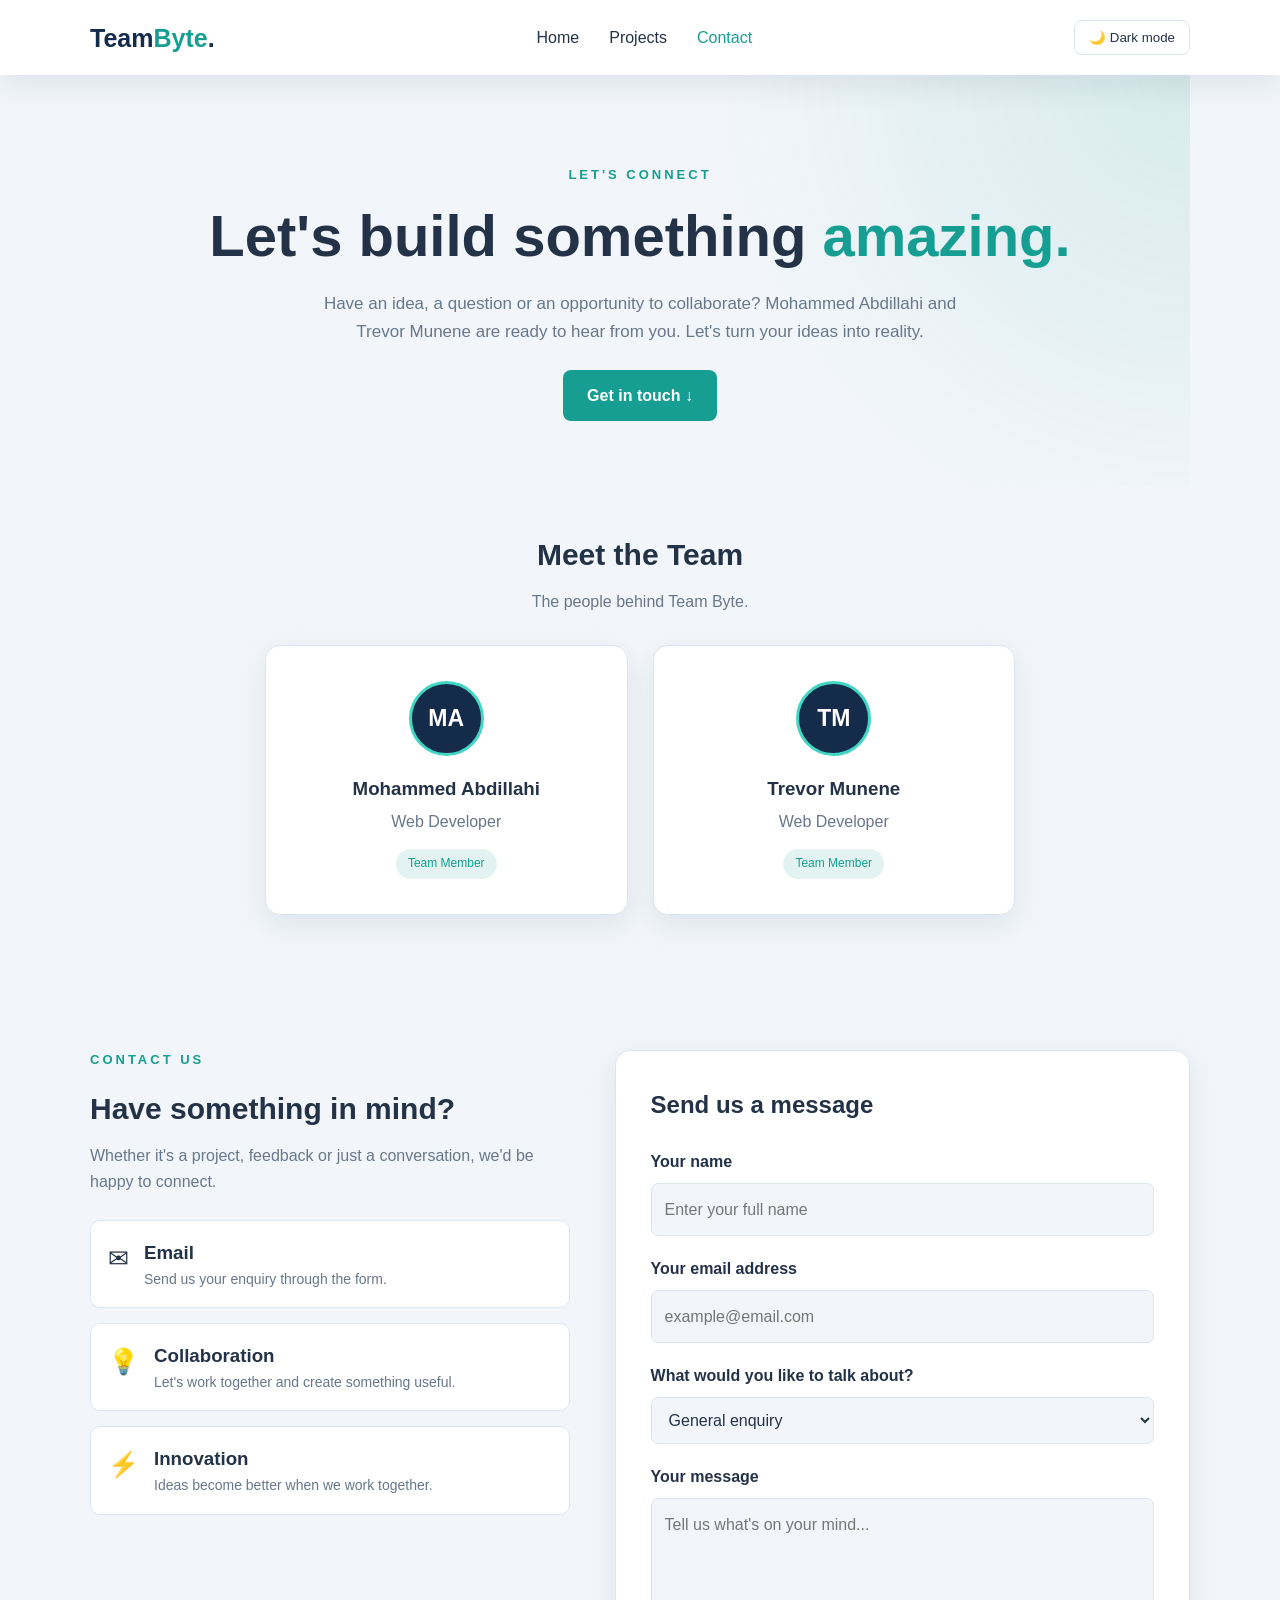
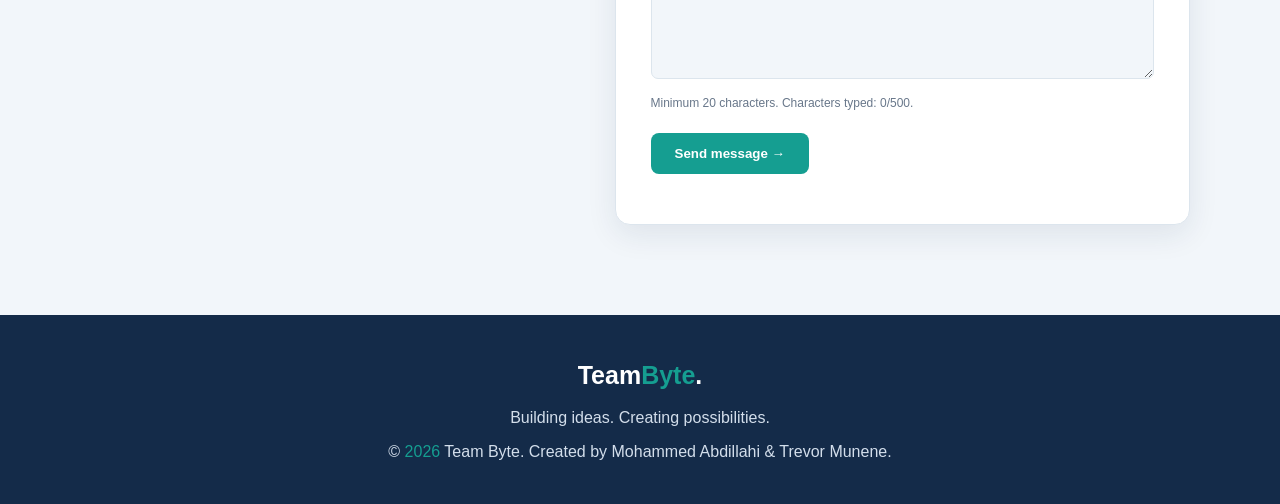
<file: index.html>
<!doctype html>
<html lang="en">
<head>
  <meta charset="UTF-8" />
  <meta name="viewport" content="width=device-width, initial-scale=1.0" />
  <meta name="description" content="Contact Mohammed Abdillahi and Trevor Munene of Team Byte." />

  <title>Contact | Team Byte</title>

  <link rel="stylesheet" href="css/styles.css" />
  <script src="js/script.js" defer></script>
</head>

<body>

<a class="skip-link" href="#main">Skip to main content</a>

<header class="site-header">
  <div class="container header-inner">

    <a class="logo" href="index.html">Team<span>Byte</span>.</a>

    <button class="nav-toggle" type="button"
      aria-expanded="false" aria-controls="site-nav">
      Menu
    </button>

    <nav id="site-nav" class="site-nav" aria-label="Main">
      <ul>
        <li><a href="index.html">Home</a></li>
        <li><a href="project.html">Projects</a></li>
        <li><a href="contact.html" aria-current="page">Contact</a></li>
      </ul>
    </nav>

    <button class="theme-toggle" type="button" aria-pressed="false">
      🌙 Dark mode
    </button>

  </div>
</header>

<main id="main" class="container">

  <section class="page-header reveal">
    <p class="eyebrow">LET'S CONNECT</p>

    <h1>Let's build something <span>amazing.</span></h1>

    <p class="lead">
      Have an idea, a question or an opportunity to collaborate?
      Mohammed Abdillahi and Trevor Munene are ready to hear from you.
      Let's turn your ideas into reality.
    </p>

    <a href="#contact-form" class="button">Get in touch ↓</a>
  </section>

  <section class="team-section reveal">

    <h2>Meet the Team</h2>
    <p class="section-description">
      The people behind Team Byte.
    </p>

    <div class="team-grid">

      <article class="team-card">
        <div class="avatar">MA</div>
        <h3>Mohammed Abdillahi</h3>
        <p>Web Developer</p>
        <span class="team-label">Team Member</span>
      </article>

      <article class="team-card">
        <div class="avatar">TM</div>
        <h3>Trevor Munene</h3>
        <p>Web Developer</p>
        <span class="team-label">Team Member</span>
      </article>

    </div>
  </section>

  <section class="contact-section reveal">

    <div class="contact-info">
      <p class="eyebrow">CONTACT US</p>
      <h2>Have something in mind?</h2>

      <p>
        Whether it's a project, feedback or just a conversation,
        we'd be happy to connect.
      </p>

      <div class="info-card">
        <span>✉</span>
        <div>
          <h3>Email</h3>
          <p>Send us your enquiry through the form.</p>
        </div>
      </div>

      <div class="info-card">
        <span>💡</span>
        <div>
          <h3>Collaboration</h3>
          <p>Let's work together and create something useful.</p>
        </div>
      </div>

      <div class="info-card">
        <span>⚡</span>
        <div>
          <h3>Innovation</h3>
          <p>Ideas become better when we work together.</p>
        </div>
      </div>

    </div>

    <form id="contact-form" class="contact-form" novalidate>

      <h2>Send us a message</h2>

      <div class="field">
        <label for="name">Your name</label>
        <input
          type="text"
          id="name"
          name="name"
          placeholder="Enter your full name"
          autocomplete="name"
          required
          aria-describedby="name-error"
        />
        <p class="error" id="name-error"></p>
      </div>

      <div class="field">
        <label for="email">Your email address</label>
        <input
          type="email"
          id="email"
          name="email"
          placeholder="example@email.com"
          autocomplete="email"
          required
          aria-describedby="email-error"
        />
        <p class="error" id="email-error"></p>
      </div>

      <div class="field">
        <label for="topic">What would you like to talk about?</label>
        <select id="topic" name="topic">
          <option value="general">General enquiry</option>
          <option value="collaboration">Project collaboration</option>
          <option value="feedback">Website feedback</option>
        </select>
      </div>

      <div class="field">
        <label for="message">Your message</label>

        <textarea
          id="message"
          name="message"
          rows="6"
          placeholder="Tell us what's on your mind..."
          required
          minlength="20"
          maxlength="500"
          aria-describedby="message-hint message-error"
        ></textarea>

        <p class="hint" id="message-hint">
          Minimum 20 characters.
          Characters typed:
          <span id="char-count">0</span>/500.
        </p>

        <p class="error" id="message-error"></p>
      </div>

      <button class="button submit-button" type="submit">
        Send message →
      </button>

      <p id="form-status" class="form-status" role="status"></p>

    </form>

  </section>

</main>

<button id="back-to-top" aria-label="Back to top" title="Back to top">
  ↑
</button>

<footer class="site-footer">
  <div class="container">
    <h3>Team<span>Byte</span>.</h3>

    <p>
      Building ideas. Creating possibilities.
    </p>

    <p>
      © <span id="year">2026</span> Team Byte.
      Created by Mohammed Abdillahi & Trevor Munene.
    </p>
  </div>
</footer>

</body>
</html>
</file>
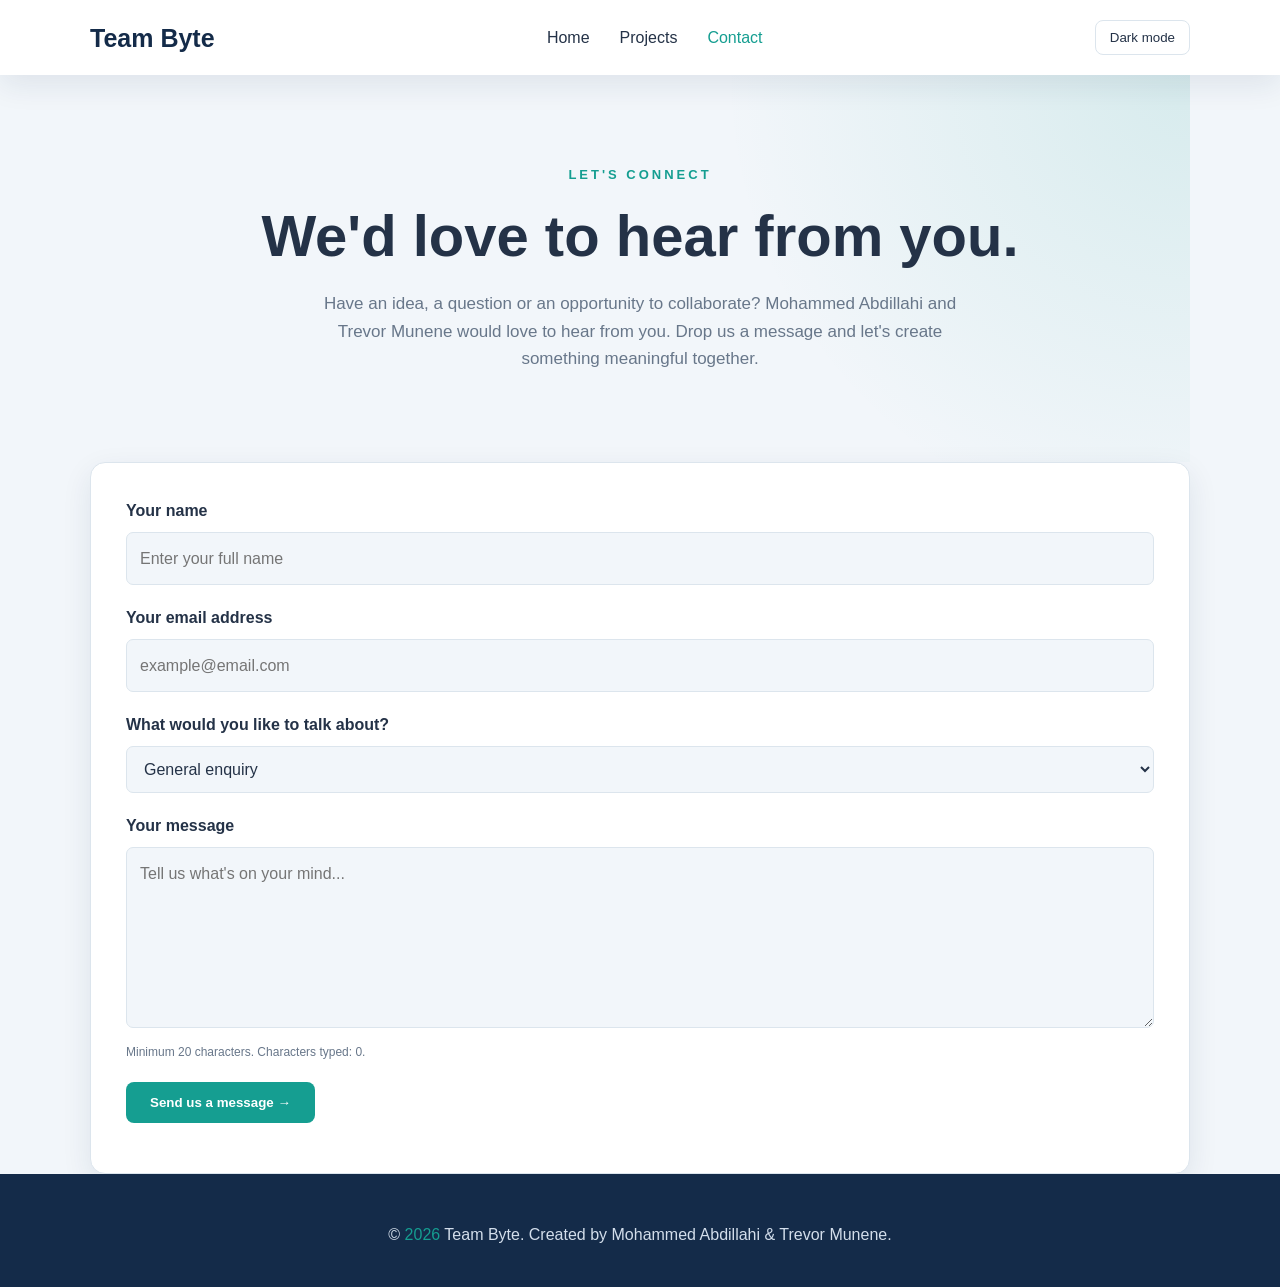
<file: contact.html>
<!doctype html>
<html lang="en">
  <head>
    <meta charset="UTF-8" />
    <meta name="viewport" content="width=device-width, initial-scale=1.0" />
    <meta
      name="description"
      content="Get in touch with Mohammed Abdillahi and Trevor Munene of Team Byte."
    />
    <title>Contact | Team Byte</title>
    <link rel="stylesheet" href="css/styles.css" />
    <script src="js/script.js" defer></script>
  </head>

  <body>
    <a class="skip-link" href="#main">Skip to main content</a>

    <header class="site-header">
      <div class="container header-inner">
        <a class="logo" href="index.html">Team Byte</a>

        <button
          class="nav-toggle"
          type="button"
          aria-expanded="false"
          aria-controls="site-nav"
        >
          Menu
        </button>

        <nav id="site-nav" class="site-nav" aria-label="Main">
          <ul>
            <li><a href="index.html">Home</a></li>
            <li><a href="project.html">Projects</a></li>
            <li><a href="contact.html" aria-current="page">Contact</a></li>
          </ul>
        </nav>

        <button class="theme-toggle" type="button" aria-pressed="false">
          Dark mode
        </button>
      </div>
    </header>

    <main id="main" class="container">
      <header class="page-header">
        <p class="eyebrow">LET'S CONNECT</p>
        <h1>We'd love to hear from you.</h1>
        <p class="lead">
          Have an idea, a question or an opportunity to collaborate?
          Mohammed Abdillahi and Trevor Munene would love to hear from you.
          Drop us a message and let's create something meaningful together.
        </p>
      </header>

      <form id="contact-form" class="contact-form" novalidate>

        <div class="field">
          <label for="name">Your name</label>
          <input
            type="text"
            id="name"
            name="name"
            placeholder="Enter your full name"
            autocomplete="name"
            required
            aria-describedby="name-error"
          />
          <p class="error" id="name-error"></p>
        </div>

        <div class="field">
          <label for="email">Your email address</label>
          <input
            type="email"
            id="email"
            name="email"
            placeholder="example@email.com"
            autocomplete="email"
            required
            aria-describedby="email-error"
          />
          <p class="error" id="email-error"></p>
        </div>

        <div class="field">
          <label for="topic">What would you like to talk about?</label>
          <select id="topic" name="topic">
            <option value="general">General enquiry</option>
            <option value="collaboration">Project collaboration</option>
            <option value="feedback">Website feedback</option>
          </select>
        </div>

        <div class="field">
          <label for="message">Your message</label>
          <textarea
            id="message"
            name="message"
            rows="6"
            placeholder="Tell us what's on your mind..."
            required
            minlength="20"
            aria-describedby="message-hint message-error"
          ></textarea>

          <p class="hint" id="message-hint">
            Minimum 20 characters.
            Characters typed:
            <span id="char-count">0</span>.
          </p>

          <p class="error" id="message-error"></p>
        </div>

        <button class="button" type="submit">
          Send us a message →
        </button>

        <p id="form-status" class="form-status" role="status"></p>
      </form>
    </main>

    <footer class="site-footer">
      <div class="container">
        <p>
          © <span id="year">2026</span> Team Byte.
          Created by Mohammed Abdillahi & Trevor Munene.
        </p>
      </div>
    </footer>
  </body>
</html>
</file>
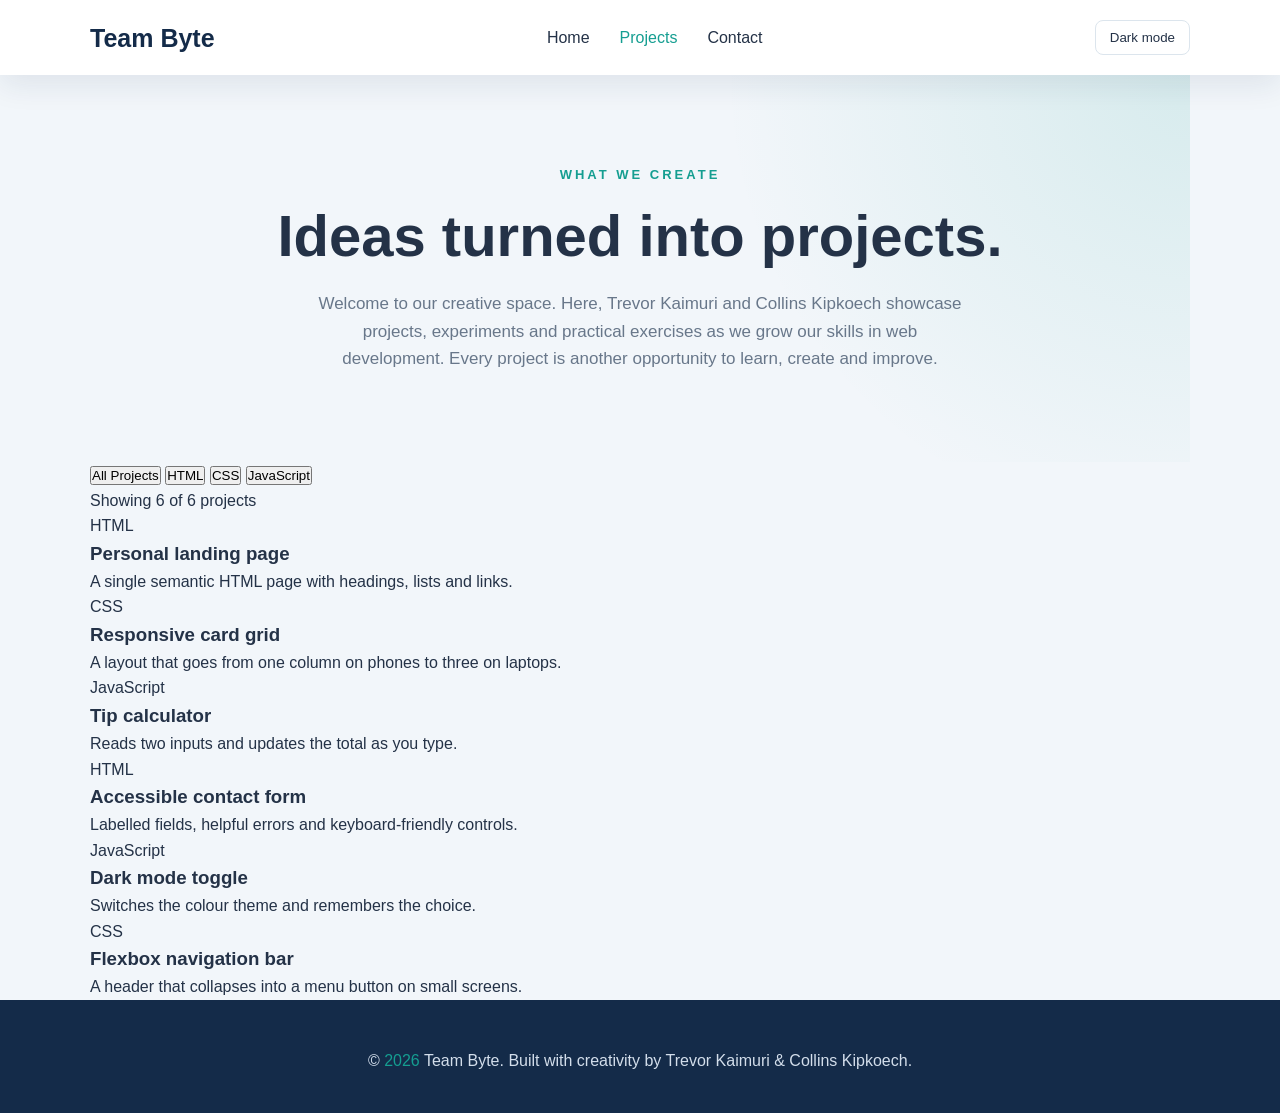
<file: project.html>
<!doctype html>
<html lang="en">
  <head>
    <meta charset="UTF-8" />
    <meta name="viewport" content="width=device-width, initial-scale=1.0" />
    <meta
      name="description"
      content="Explore projects created by Trevor Kaimuri and Collins Kipkoech of Team Byte."
    />
    <title>Our Projects | Team Byte</title>
    <link rel="stylesheet" href="css/styles.css" />
    <script src="js/script.js" defer></script>
  </head>

  <body>
    <a class="skip-link" href="#main">Skip to main content</a>

    <header class="site-header">
      <div class="container header-inner">
        <a class="logo" href="index.html">Team Byte</a>

        <button
          class="nav-toggle"
          type="button"
          aria-expanded="false"
          aria-controls="site-nav"
        >
          Menu
        </button>

        <nav id="site-nav" class="site-nav" aria-label="Main">
          <ul>
            <li><a href="index.html">Home</a></li>
            <li>
              <a href="project.html" aria-current="page">Projects</a>
            </li>
            <li><a href="contact.html">Contact</a></li>
          </ul>
        </nav>

        <button class="theme-toggle" type="button" aria-pressed="false">
          Dark mode
        </button>
      </div>
    </header>

    <main id="main" class="container">

      <header class="page-header">
        <p class="eyebrow">WHAT WE CREATE</p>

        <h1>Ideas turned into projects.</h1>

        <p class="lead">
          Welcome to our creative space. Here, Trevor Kaimuri and
          Collins Kipkoech showcase projects, experiments and practical
          exercises as we grow our skills in web development.
          Every project is another opportunity to learn, create and improve.
        </p>
      </header>

      <section
        class="filters"
        role="group"
        aria-label="Filter projects by technology"
      >
        <button
          class="filter-btn"
          type="button"
          data-filter="all"
          aria-pressed="true"
        >
          All Projects
        </button>

        <button
          class="filter-btn"
          type="button"
          data-filter="html"
          aria-pressed="false"
        >
          HTML
        </button>

        <button
          class="filter-btn"
          type="button"
          data-filter="css"
          aria-pressed="false"
        >
          CSS
        </button>

        <button
          class="filter-btn"
          type="button"
          data-filter="js"
          aria-pressed="false"
        >
          JavaScript
        </button>
      </section>

      <p id="project-count" class="project-count" aria-live="polite"></p>

      <div id="project-list" class="project-grid"></div>

      <noscript>
        <p>Enable JavaScript in your browser to explore our projects.</p>
      </noscript>

    </main>

    <footer class="site-footer">
      <div class="container">
        <p>
          © <span id="year">2026</span> Team Byte.
          Built with creativity by Trevor Kaimuri & Collins Kipkoech.
        </p>
      </div>
    </footer>
  </body>
</html>
</file>
<file: css/styles.css>
:root {
  --primary: #142b49;
  --secondary: #159e91;
  --accent: #42d6c4;
  --background: #f2f6fa;
  --surface: #ffffff;
  --text: #243247;
  --muted: #68778a;
  --border: #dce5ed;
  --shadow: 0 10px 30px rgba(20, 43, 73, 0.09);
}

body.dark {
  --background: #101b2b;
  --surface: #19283b;
  --text: #edf5ff;
  --muted: #a7b5c6;
  --border: #304258;
  --primary: #0c1727;
}

* {
  box-sizing: border-box;
  margin: 0;
  padding: 0;
}

html {
  scroll-behavior: smooth;
}

body {
  font-family: Arial, sans-serif;
  background: var(--background);
  color: var(--text);
  line-height: 1.6;
  transition: background 0.3s, color 0.3s;
}

.container {
  width: min(1100px, 90%);
  margin: auto;
}

.skip-link {
  position: absolute;
  left: -9999px;
}

.skip-link:focus {
  left: 10px;
  top: 10px;
  z-index: 1000;
  background: white;
  padding: 10px;
}

.site-header {
  background: var(--surface);
  box-shadow: var(--shadow);
  position: sticky;
  top: 0;
  z-index: 100;
}

.header-inner {
  min-height: 75px;
  display: flex;
  justify-content: space-between;
  align-items: center;
  gap: 20px;
}

.logo {
  font-size: 25px;
  font-weight: bold;
  text-decoration: none;
  color: var(--primary);
}

.logo span,
.site-footer span {
  color: var(--secondary);
}

.site-nav ul {
  display: flex;
  list-style: none;
  gap: 30px;
}

.site-nav a {
  color: var(--text);
  text-decoration: none;
  transition: color 0.3s;
}

.site-nav a:hover,
.site-nav a[aria-current="page"] {
  color: var(--secondary);
}

.nav-toggle {
  display: none;
}

.theme-toggle {
  padding: 9px 14px;
  border: 1px solid var(--border);
  background: var(--surface);
  color: var(--text);
  border-radius: 8px;
  cursor: pointer;
}

.page-header {
  padding: 90px 0 65px;
  text-align: center;
  background:
    radial-gradient(circle at top right,
    rgba(21, 158, 145, 0.12), transparent 40%);
}

.eyebrow {
  color: var(--secondary);
  font-weight: bold;
  letter-spacing: 3px;
  font-size: 13px;
  margin-bottom: 15px;
}

.page-header h1 {
  font-size: clamp(35px, 6vw, 58px);
  line-height: 1.2;
  color: var(--text);
  margin-bottom: 20px;
}

.page-header h1 span {
  color: var(--secondary);
}

.lead {
  max-width: 650px;
  margin: auto auto 25px;
  color: var(--muted);
  font-size: 17px;
}

.button {
  display: inline-block;
  padding: 13px 24px;
  background: var(--secondary);
  color: white;
  border: none;
  border-radius: 8px;
  text-decoration: none;
  font-weight: bold;
  cursor: pointer;
  transition: transform 0.3s, background 0.3s;
}

.button:hover {
  background: #107d74;
  transform: translateY(-3px);
}

.team-section {
  padding: 45px 0 80px;
  text-align: center;
}

.team-section h2,
.contact-info h2 {
  font-size: 30px;
  margin-bottom: 10px;
}

.section-description {
  color: var(--muted);
  margin-bottom: 30px;
}

.team-grid {
  display: grid;
  grid-template-columns: repeat(2, 1fr);
  gap: 25px;
  max-width: 750px;
  margin: auto;
}

.team-card {
  padding: 35px 20px;
  background: var(--surface);
  border: 1px solid var(--border);
  border-radius: 15px;
  box-shadow: var(--shadow);
  transition: transform 0.3s;
}

.team-card:hover {
  transform: translateY(-8px);
}

.avatar {
  width: 75px;
  height: 75px;
  margin: auto auto 18px;
  display: grid;
  place-items: center;
  background: var(--primary);
  color: white;
  border: 3px solid var(--accent);
  border-radius: 50%;
  font-size: 23px;
  font-weight: bold;
}

.team-card h3 {
  margin-bottom: 5px;
}

.team-card p {
  color: var(--muted);
}

.team-label {
  display: inline-block;
  margin-top: 15px;
  color: var(--secondary);
  background: rgba(21, 158, 145, 0.12);
  padding: 5px 12px;
  border-radius: 20px;
  font-size: 12px;
}

.contact-section {
  display: grid;
  grid-template-columns: 1fr 1.2fr;
  gap: 45px;
  padding: 55px 0 90px;
  align-items: start;
}

.contact-info > p:not(.eyebrow) {
  color: var(--muted);
  margin-bottom: 25px;
}

.info-card {
  display: flex;
  gap: 15px;
  padding: 17px;
  margin-bottom: 15px;
  border: 1px solid var(--border);
  border-radius: 10px;
  background: var(--surface);
}

.info-card > span {
  font-size: 25px;
}

.info-card p {
  color: var(--muted);
  font-size: 14px;
}

.contact-form {
  background: var(--surface);
  padding: 35px;
  border-radius: 15px;
  box-shadow: var(--shadow);
  border: 1px solid var(--border);
}

.contact-form h2 {
  margin-bottom: 25px;
}

.field {
  margin-bottom: 20px;
}

.field label {
  display: block;
  font-weight: bold;
  margin-bottom: 8px;
}

input,
textarea,
select {
  width: 100%;
  padding: 13px;
  border: 1px solid var(--border);
  border-radius: 7px;
  background: var(--background);
  color: var(--text);
  font: inherit;
  outline: none;
}

input:focus,
textarea:focus,
select:focus {
  border-color: var(--secondary);
  box-shadow: 0 0 0 3px rgba(21, 158, 145, 0.12);
}

textarea {
  resize: vertical;
}

.hint {
  font-size: 12px;
  color: var(--muted);
  margin-top: 7px;
}

.error {
  color: #dc3545;
  font-size: 13px;
  margin-top: 5px;
}

.form-status {
  margin-top: 15px;
  font-weight: bold;
}

.form-status.success {
  color: #159e91;
}

.form-status.failure {
  color: #dc3545;
}

.site-footer {
  background: var(--primary);
  color: white;
  text-align: center;
  padding: 40px 15px;
}

.site-footer h3 {
  font-size: 25px;
  margin-bottom: 10px;
}

.site-footer p {
  margin-top: 8px;
  color: #d3deeb;
}

#back-to-top {
  position: fixed;
  bottom: 25px;
  right: 25px;
  width: 45px;
  height: 45px;
  border: none;
  border-radius: 50%;
  background: var(--secondary);
  color: white;
  font-size: 23px;
  cursor: pointer;
  display: none;
  z-index: 50;
}

#back-to-top.show {
  display: block;
}

.reveal {
  animation: fadeUp 0.8s ease both;
}

@keyframes fadeUp {
  from {
    opacity: 0;
    transform: translateY(25px);
  }

  to {
    opacity: 1;
    transform: translateY(0);
  }
}

@media (max-width: 768px) {
  .header-inner {
    flex-wrap: wrap;
    padding: 15px 0;
  }

  .nav-toggle {
    display: block;
    padding: 9px 14px;
    border: none;
    border-radius: 6px;
    background: var(--secondary);
    color: white;
    cursor: pointer;
  }

  .site-nav {
    display: none;
    width: 100%;
  }

  .site-nav.open {
    display: block;
  }

  .site-nav ul {
    flex-direction: column;
    gap: 15px;
    padding: 15px 0;
  }

  .contact-section {
    grid-template-columns: 1fr;
  }

  .team-grid {
    grid-template-columns: 1fr;
  }

  .page-header {
    padding: 65px 0 45px;
  }
}

@media (prefers-reduced-motion: reduce) {
  *,
  *::before,
  *::after {
    scroll-behavior: auto !important;
    animation-duration: 0.01ms !important;
    transition-duration: 0.01ms !important;
  }
}
</file>
